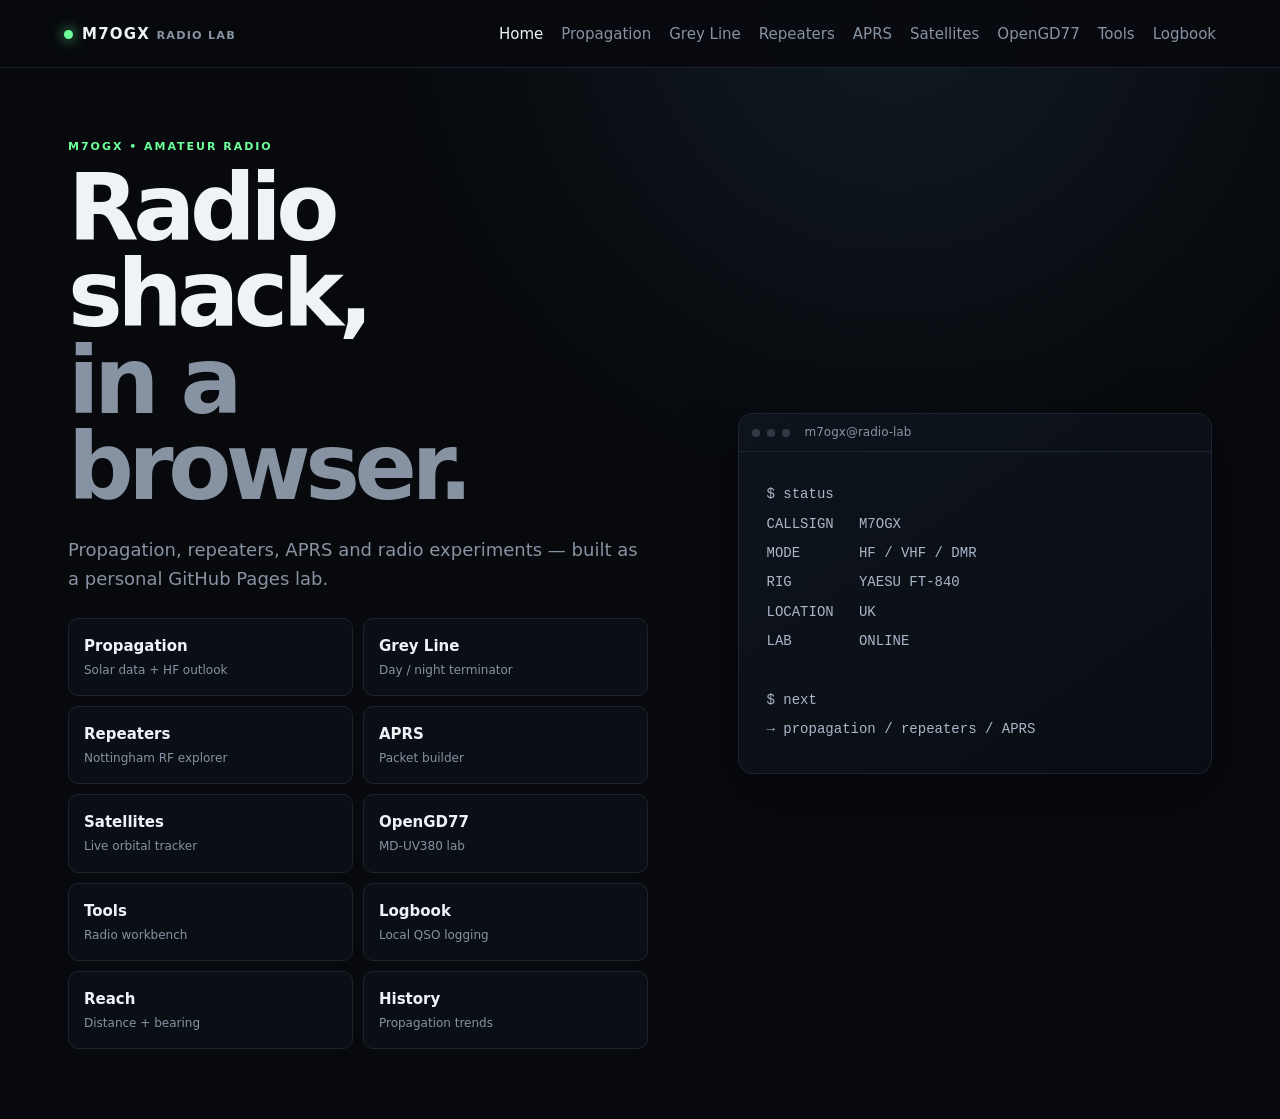
<file: index.html>
<!doctype html>
<html lang="en">
<head>
  <meta charset="utf-8">
  <meta name="viewport" content="width=device-width,initial-scale=1">
  <meta name="description" content="M7OGX amateur radio site and propagation lab">
  <title>M7OGX • Radio Lab</title>
  <link rel="stylesheet" href="css/style.css">
</head>
<body>
  <header class="topbar">
    <a class="brand" href="index.html"><span class="dot"></span>M7OGX <span>RADIO LAB</span></a>
    <nav><a class="active" href="index.html">Home</a><a href="propagation.html">Propagation</a><a href="greyline.html">Grey Line</a><a href="repeaters.html">Repeaters</a><a href="aprs.html">APRS</a><a href="satellites.html">Satellites</a><a href="opengd77.html">OpenGD77</a><a href="tools.html">Tools</a><a href="logbook.html">Logbook</a></nav>
  </header>
  <main class="hero">
    <section class="hero-copy">
      <p class="eyebrow">M7OGX • AMATEUR RADIO</p>
      <h1>Radio shack,<br><span>in a browser.</span></h1>
      <p>Propagation, repeaters, APRS and radio experiments — built as a personal GitHub Pages lab.</p>
      <div class="module-grid">
        <a class="module-card" href="propagation.html"><b>Propagation</b><span>Solar data + HF outlook</span></a>
        <a class="module-card" href="greyline.html"><b>Grey Line</b><span>Day / night terminator</span></a>
        <a class="module-card" href="repeaters.html"><b>Repeaters</b><span>Nottingham RF explorer</span></a>
        <a class="module-card" href="aprs.html"><b>APRS</b><span>Packet builder</span></a>
        <a class="module-card" href="satellites.html"><b>Satellites</b><span>Live orbital tracker</span></a>
        <a class="module-card" href="opengd77.html"><b>OpenGD77</b><span>MD-UV380 lab</span></a>
        <a class="module-card" href="tools.html"><b>Tools</b><span>Radio workbench</span></a>
        <a class="module-card" href="logbook.html"><b>Logbook</b><span>Local QSO logging</span></a><a class="module-card" href="reach.html"><b>Reach</b><span>Distance + bearing</span></a><a class="module-card" href="history.html"><b>History</b><span>Propagation trends</span></a>
      </div>
    </section>
    <section class="terminal">
      <div class="terminal-head"><span></span><span></span><span></span><b>m7ogx@radio-lab</b></div>
      <pre>$ status
CALLSIGN   M7OGX
MODE       HF / VHF / DMR
RIG        YAESU FT-840
LOCATION   UK
LAB        ONLINE

$ next
→ propagation / repeaters / APRS</pre>
    </section>
  </main>
</body>
</html>
</file>
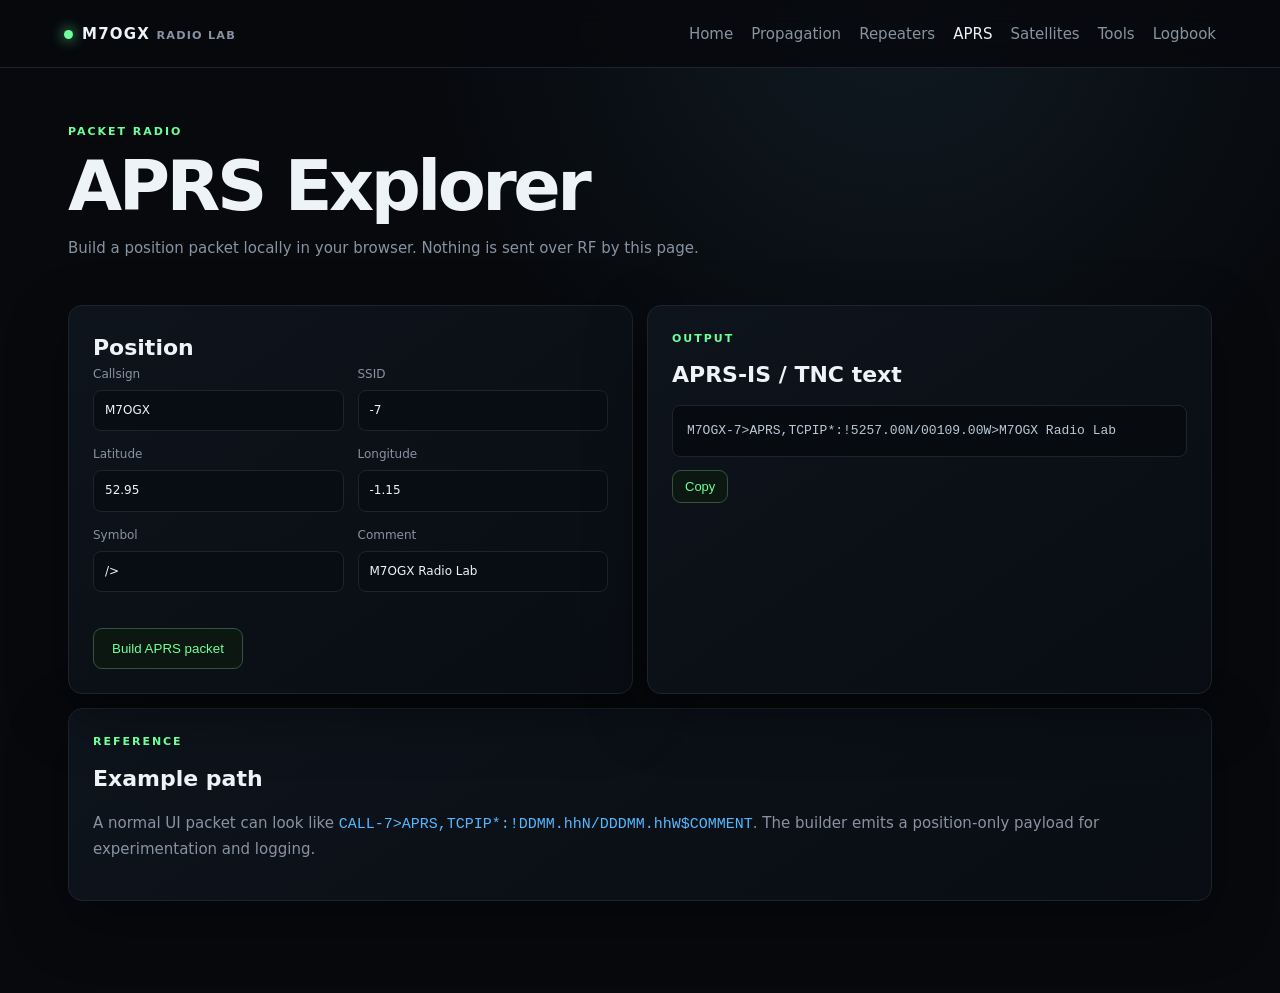
<file: aprs.html>
<!doctype html><html lang="en"><head><meta charset="utf-8"><meta name="viewport" content="width=device-width,initial-scale=1"><title>APRS Explorer • M7OGX</title><link rel="stylesheet" href="css/style.css"><link rel="stylesheet" href="css/modules.css"></head><body>
<header class="topbar"><a class="brand" href="index.html"><span class="dot"></span>M7OGX <span>RADIO LAB</span></a><nav><a href="index.html">Home</a><a href="propagation.html">Propagation</a><a href="repeaters.html">Repeaters</a><a class="active" href="aprs.html">APRS</a><a href="satellites.html">Satellites</a><a href="tools.html">Tools</a><a href="logbook.html">Logbook</a></nav></header>
<main class="page"><div class="page-title"><div><p class="eyebrow">PACKET RADIO</p><h1>APRS Explorer</h1><p>Build a position packet locally in your browser. Nothing is sent over RF by this page.</p></div></div>
<section class="grid-two"><section class="panel"><h2>Position</h2><div class="form-grid"><label>Callsign<input id="call" value="M7OGX"></label><label>SSID<input id="ssid" value="-7"></label><label>Latitude<input id="lat" value="52.95" inputmode="decimal"></label><label>Longitude<input id="lon" value="-1.15" inputmode="decimal"></label><label>Symbol<input id="symbol" value="/>"></label><label>Comment<input id="comment" value="M7OGX Radio Lab"></label></div><button class="button" id="build">Build APRS packet</button></section>
<section class="panel"><p class="eyebrow">OUTPUT</p><h2>APRS-IS / TNC text</h2><pre id="output" class="output">Enter coordinates and build a packet.</pre><button class="button small" id="copy">Copy</button></section></section>
<section class="panel"><p class="eyebrow">REFERENCE</p><h2>Example path</h2><p class="muted">A normal UI packet can look like <code>CALL-7>APRS,TCPIP*:!DDMM.hhN/DDDMM.hhW$COMMENT</code>. The builder emits a position-only payload for experimentation and logging.</p></section>
</main><script src="js/aprs.js"></script></body></html>
</file>
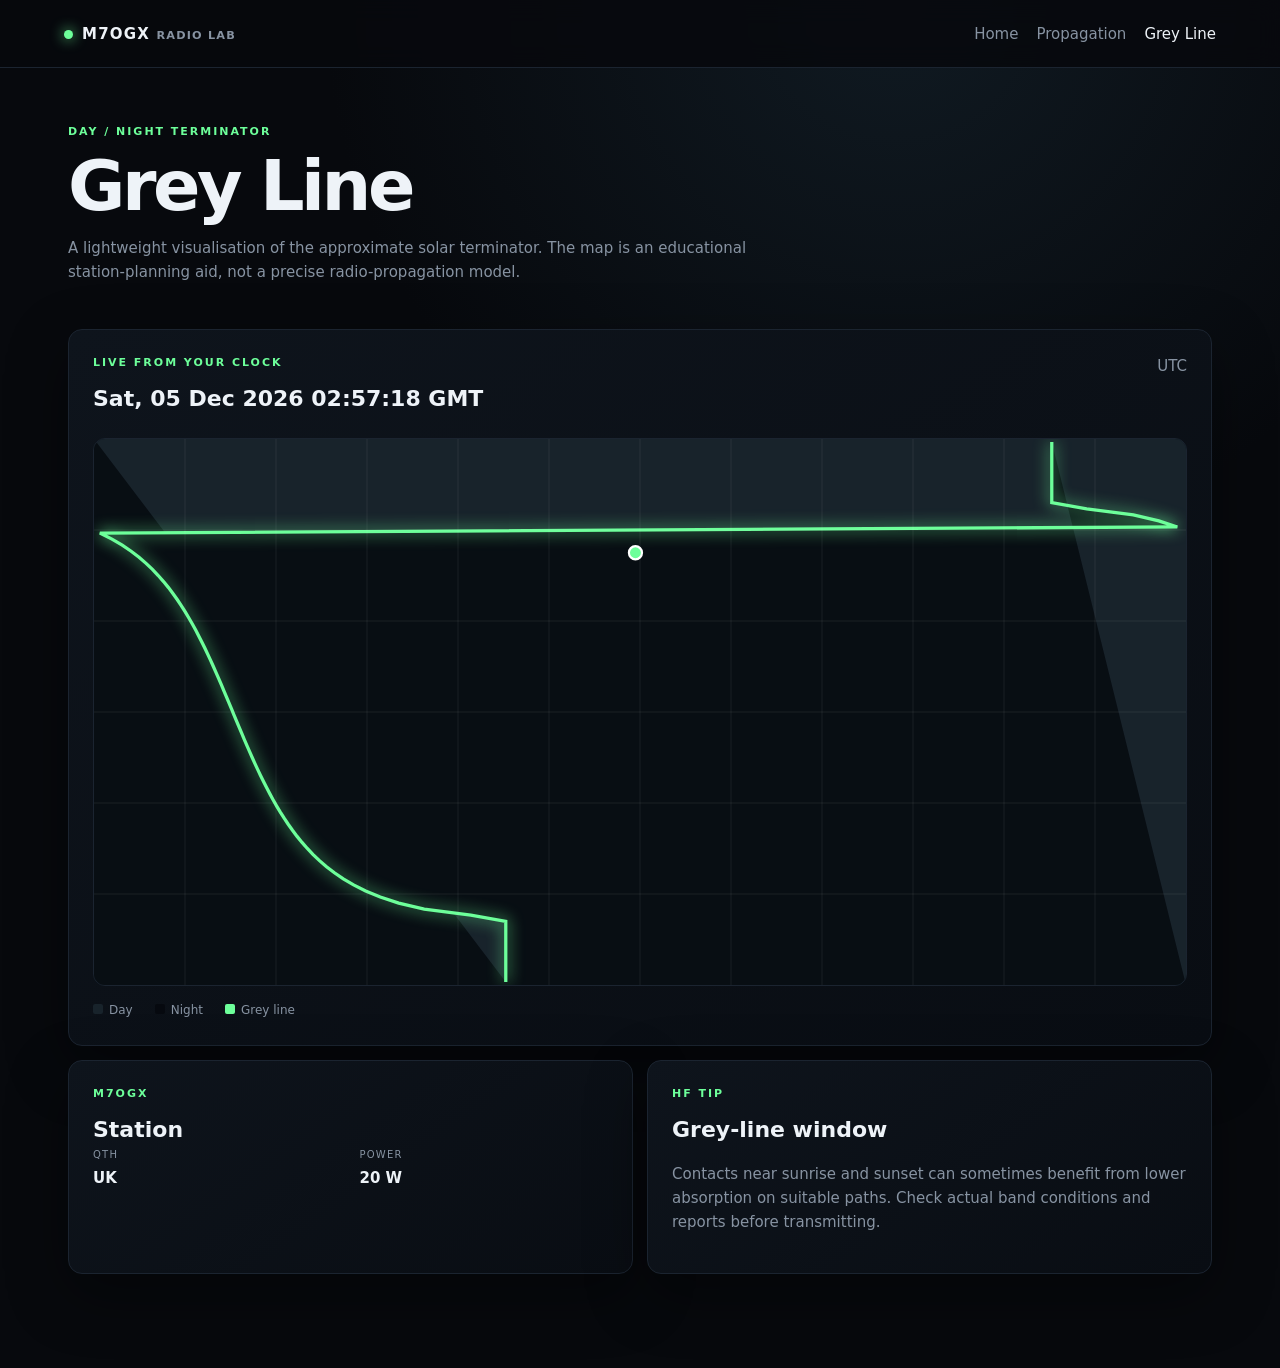
<file: greyline.html>
<!doctype html>
<html lang="en">
<head>
<meta charset="utf-8">
<meta name="viewport" content="width=device-width,initial-scale=1">
<title>Grey Line • M7OGX</title>
<link rel="stylesheet" href="css/style.css">
<link rel="stylesheet" href="css/greyline.css">
</head>
<body>
<header class="topbar">
<a class="brand" href="index.html"><span class="dot"></span>M7OGX <span>RADIO LAB</span></a>
<nav><a href="index.html">Home</a><a href="propagation.html">Propagation</a><a class="active" href="greyline.html">Grey Line</a></nav>
</header>
<main class="page">
<div class="page-title"><div><p class="eyebrow">DAY / NIGHT TERMINATOR</p><h1>Grey Line</h1><p>A lightweight visualisation of the approximate solar terminator. The map is an educational station-planning aid, not a precise radio-propagation model.</p></div></div>
<section class="panel">
<div class="panel-head"><div><p class="eyebrow">LIVE FROM YOUR CLOCK</p><h2 id="clock">Loading…</h2></div><span class="muted">UTC</span></div>
<svg id="world" viewBox="0 0 1000 500" role="img" aria-label="Approximate world day and night map"></svg>
<div class="legend"><span><i class="day"></i>Day</span><span><i class="night"></i>Night</span><span><i class="line"></i>Grey line</span></div>
</section>
<section class="grid-two">
<section class="panel"><p class="eyebrow">M7OGX</p><h2>Station</h2><div class="station"><div><span>QTH</span><strong>UK</strong></div><div><span>POWER</span><strong>20 W</strong></div></div></section>
<section class="panel"><p class="eyebrow">HF TIP</p><h2>Grey-line window</h2><p class="muted">Contacts near sunrise and sunset can sometimes benefit from lower absorption on suitable paths. Check actual band conditions and reports before transmitting.</p></section>
</section>
</main>
<script src="js/greyline.js"></script>
</body>
</html>
</file>
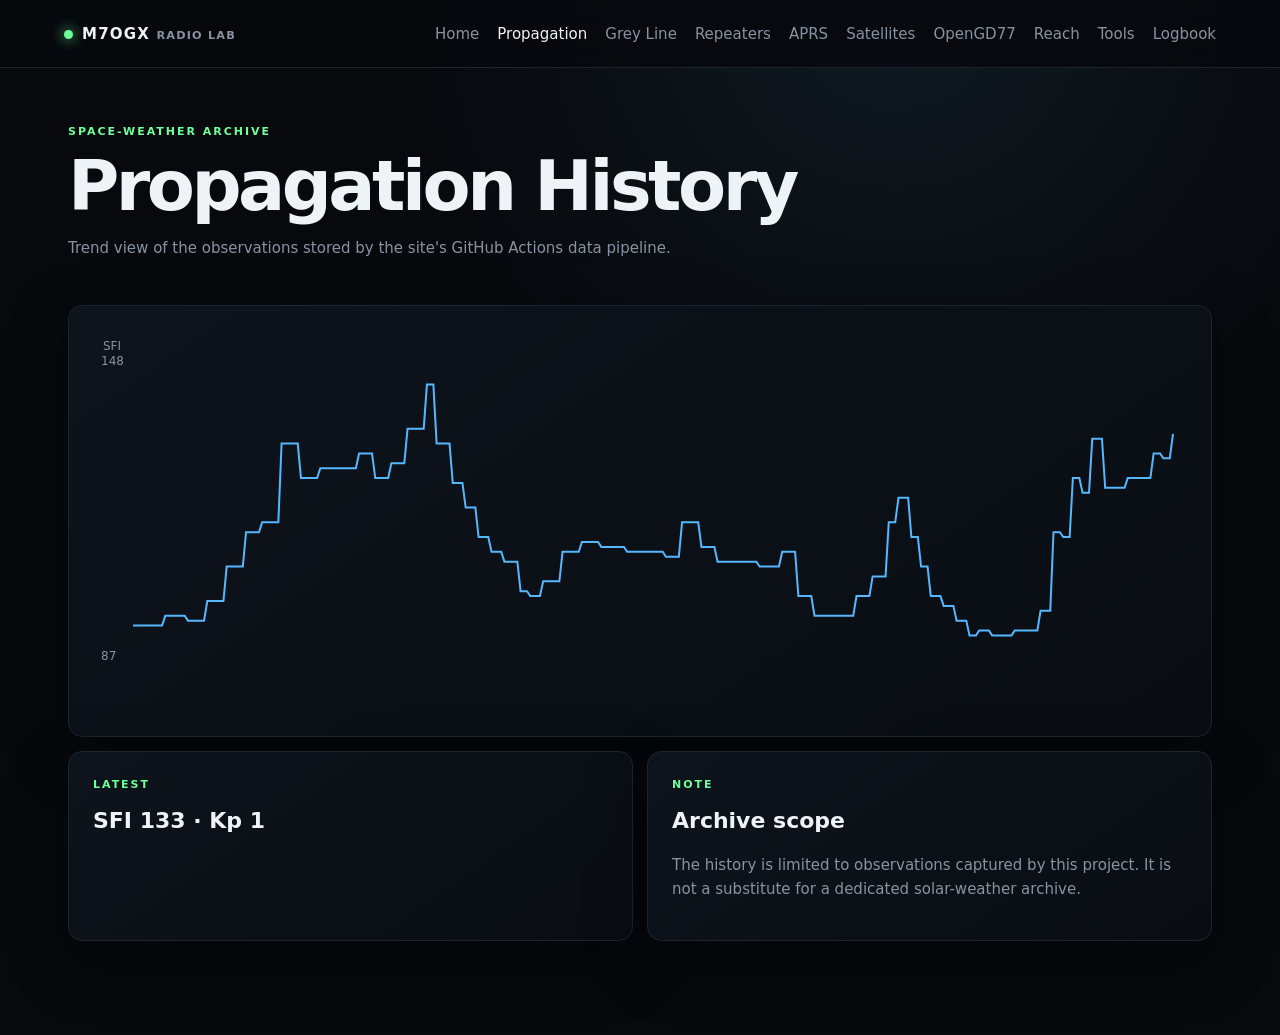
<file: history.html>
<!doctype html><html lang="en"><head><meta charset="utf-8"><meta name="viewport" content="width=device-width,initial-scale=1"><title>Propagation History • M7OGX</title><link rel="stylesheet" href="css/style.css"><link rel="stylesheet" href="css/modules.css"></head><body><header class="topbar"><a class="brand" href="index.html"><span class="dot"></span>M7OGX <span>RADIO LAB</span></a><nav><a href="index.html">Home</a><a class="active" href="propagation.html">Propagation</a><a href="greyline.html">Grey Line</a><a href="repeaters.html">Repeaters</a><a href="aprs.html">APRS</a><a href="satellites.html">Satellites</a><a href="opengd77.html">OpenGD77</a><a href="reach.html">Reach</a><a href="tools.html">Tools</a><a href="logbook.html">Logbook</a></nav></header><main class="page"><div class="page-title"><div><p class="eyebrow">SPACE-WEATHER ARCHIVE</p><h1>Propagation History</h1><p>Trend view of the observations stored by the site's GitHub Actions data pipeline.</p></div></div><section class="panel"><canvas id="chart" width="1100" height="360" aria-label="Solar flux and Kp history chart"></canvas><p id="empty" class="muted"></p></section><section class="grid-two"><section class="panel"><p class="eyebrow">LATEST</p><h2 id="latest">Loading…</h2></section><section class="panel"><p class="eyebrow">NOTE</p><h2>Archive scope</h2><p class="muted">The history is limited to observations captured by this project. It is not a substitute for a dedicated solar-weather archive.</p></section></section></main><script src="js/history.js"></script></body></html>
</file>
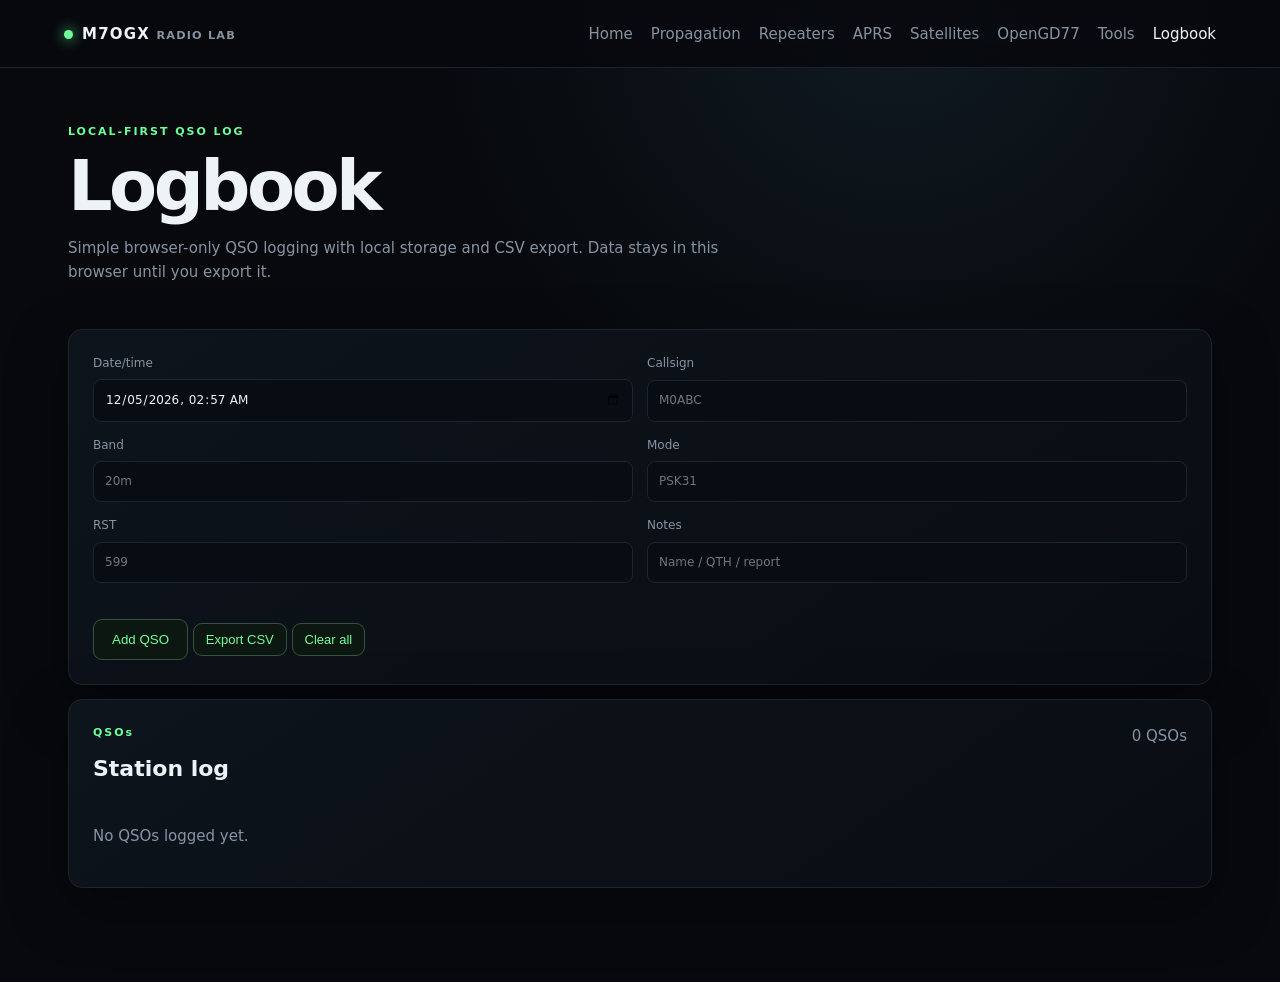
<file: logbook.html>
<!doctype html><html lang="en"><head><meta charset="utf-8"><meta name="viewport" content="width=device-width,initial-scale=1"><title>Logbook • M7OGX</title><link rel="stylesheet" href="css/style.css"><link rel="stylesheet" href="css/modules.css"></head><body>
<header class="topbar"><a class="brand" href="index.html"><span class="dot"></span>M7OGX <span>RADIO LAB</span></a><nav><a href="index.html">Home</a><a href="propagation.html">Propagation</a><a href="repeaters.html">Repeaters</a><a href="aprs.html">APRS</a><a href="satellites.html">Satellites</a><a href="opengd77.html">OpenGD77</a><a href="tools.html">Tools</a><a class="active" href="logbook.html">Logbook</a></nav></header>
<main class="page"><div class="page-title"><div><p class="eyebrow">LOCAL-FIRST QSO LOG</p><h1>Logbook</h1><p>Simple browser-only QSO logging with local storage and CSV export. Data stays in this browser until you export it.</p></div></div>
<section class="panel"><div class="form-grid"><label>Date/time<input id="dt" type="datetime-local"></label><label>Callsign<input id="call" placeholder="M0ABC"></label><label>Band<input id="band" placeholder="20m"></label><label>Mode<input id="mode" placeholder="PSK31"></label><label>RST<input id="rst" placeholder="599"></label><label>Notes<input id="notes" placeholder="Name / QTH / report"></label></div><button class="button" id="add">Add QSO</button> <button class="button small" id="export">Export CSV</button> <button class="button small" id="clear">Clear all</button></section>
<section class="panel"><div class="panel-head"><div><p class="eyebrow">QSOs</p><h2>Station log</h2></div><span class="muted" id="count">0</span></div><div class="table-wrap" id="table"></div></section></main><script src="js/logbook.js"></script></body></html>
</file>
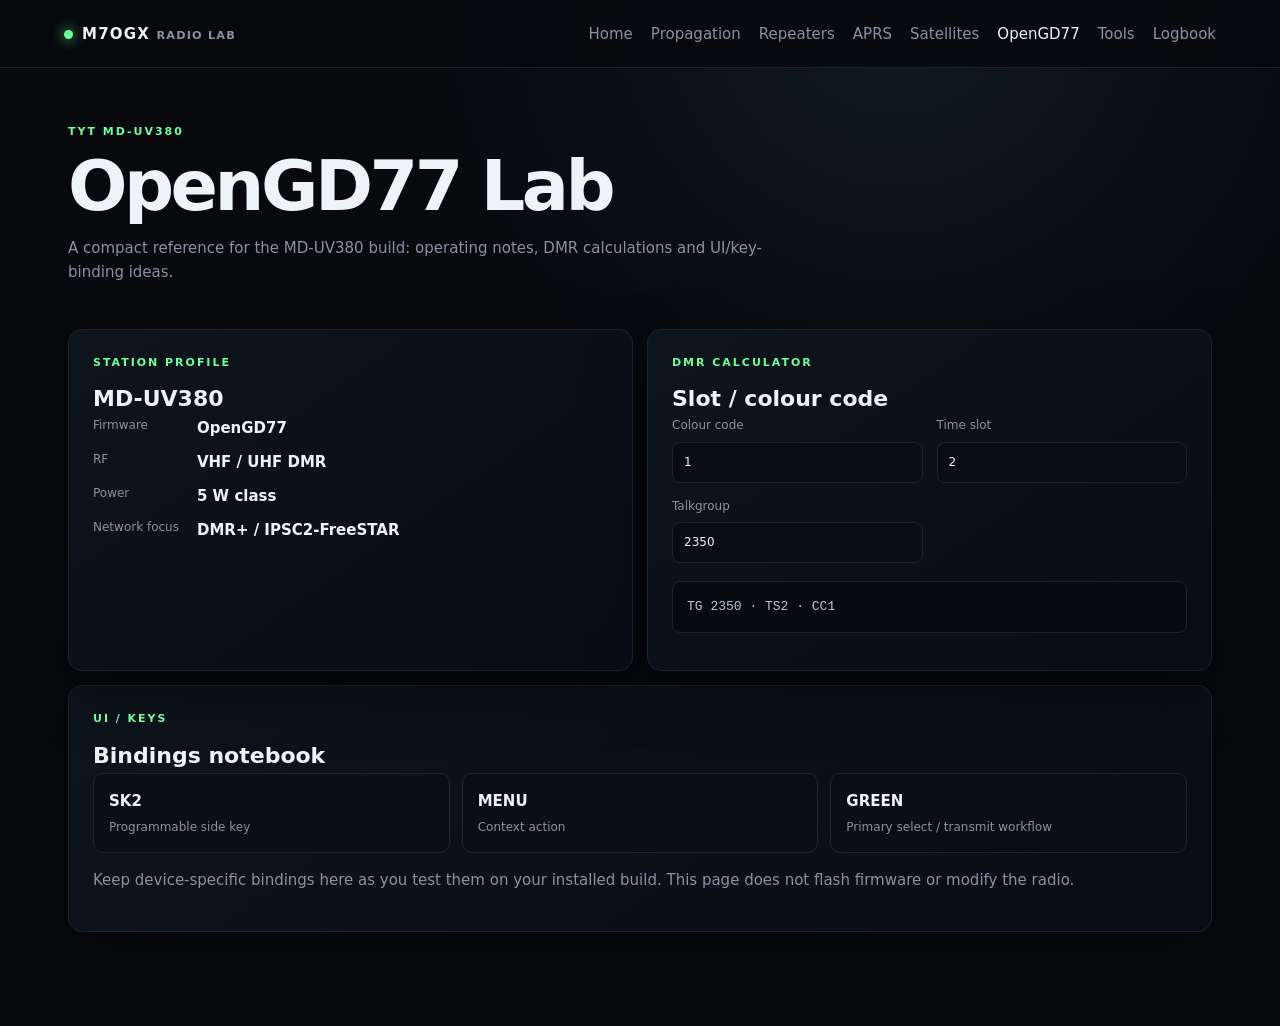
<file: opengd77.html>
<!doctype html><html lang="en"><head><meta charset="utf-8"><meta name="viewport" content="width=device-width,initial-scale=1"><title>OpenGD77 Lab • M7OGX</title><link rel="stylesheet" href="css/style.css"><link rel="stylesheet" href="css/modules.css"></head><body>
<header class="topbar"><a class="brand" href="index.html"><span class="dot"></span>M7OGX <span>RADIO LAB</span></a><nav><a href="index.html">Home</a><a href="propagation.html">Propagation</a><a href="repeaters.html">Repeaters</a><a href="aprs.html">APRS</a><a href="satellites.html">Satellites</a><a class="active" href="opengd77.html">OpenGD77</a><a href="tools.html">Tools</a><a href="logbook.html">Logbook</a></nav></header>
<main class="page"><div class="page-title"><div><p class="eyebrow">TYT MD-UV380</p><h1>OpenGD77 Lab</h1><p>A compact reference for the MD-UV380 build: operating notes, DMR calculations and UI/key-binding ideas.</p></div></div>
<section class="grid-two"><section class="panel"><p class="eyebrow">STATION PROFILE</p><h2>MD-UV380</h2><div class="kv"><span>Firmware</span><b>OpenGD77</b><span>RF</span><b>VHF / UHF DMR</b><span>Power</span><b>5 W class</b><span>Network focus</span><b>DMR+ / IPSC2-FreeSTAR</b></div></section>
<section class="panel"><p class="eyebrow">DMR CALCULATOR</p><h2>Slot / colour code</h2><div class="form-grid"><label>Colour code<input id="cc" value="1" type="number" min="0" max="15"></label><label>Time slot<input id="ts" value="2" type="number" min="1" max="2"></label><label>Talkgroup<input id="tg" value="2350" type="number"></label></div><p id="dmr" class="output">TG 2350 · TS2 · CC1</p></section></section>
<section class="panel"><p class="eyebrow">UI / KEYS</p><h2>Bindings notebook</h2><div class="grid-three"><div class="mini-card"><b>SK2</b><span>Programmable side key</span></div><div class="mini-card"><b>MENU</b><span>Context action</span></div><div class="mini-card"><b>GREEN</b><span>Primary select / transmit workflow</span></div></div><p class="muted">Keep device-specific bindings here as you test them on your installed build. This page does not flash firmware or modify the radio.</p></section>
</main><script>for(const id of ["cc","ts","tg"])document.getElementById(id).oninput=()=>document.getElementById("dmr").textContent=`TG ${tg.value||"—"} · TS${ts.value||"—"} · CC${cc.value||"—"}`;</script></body></html>
</file>
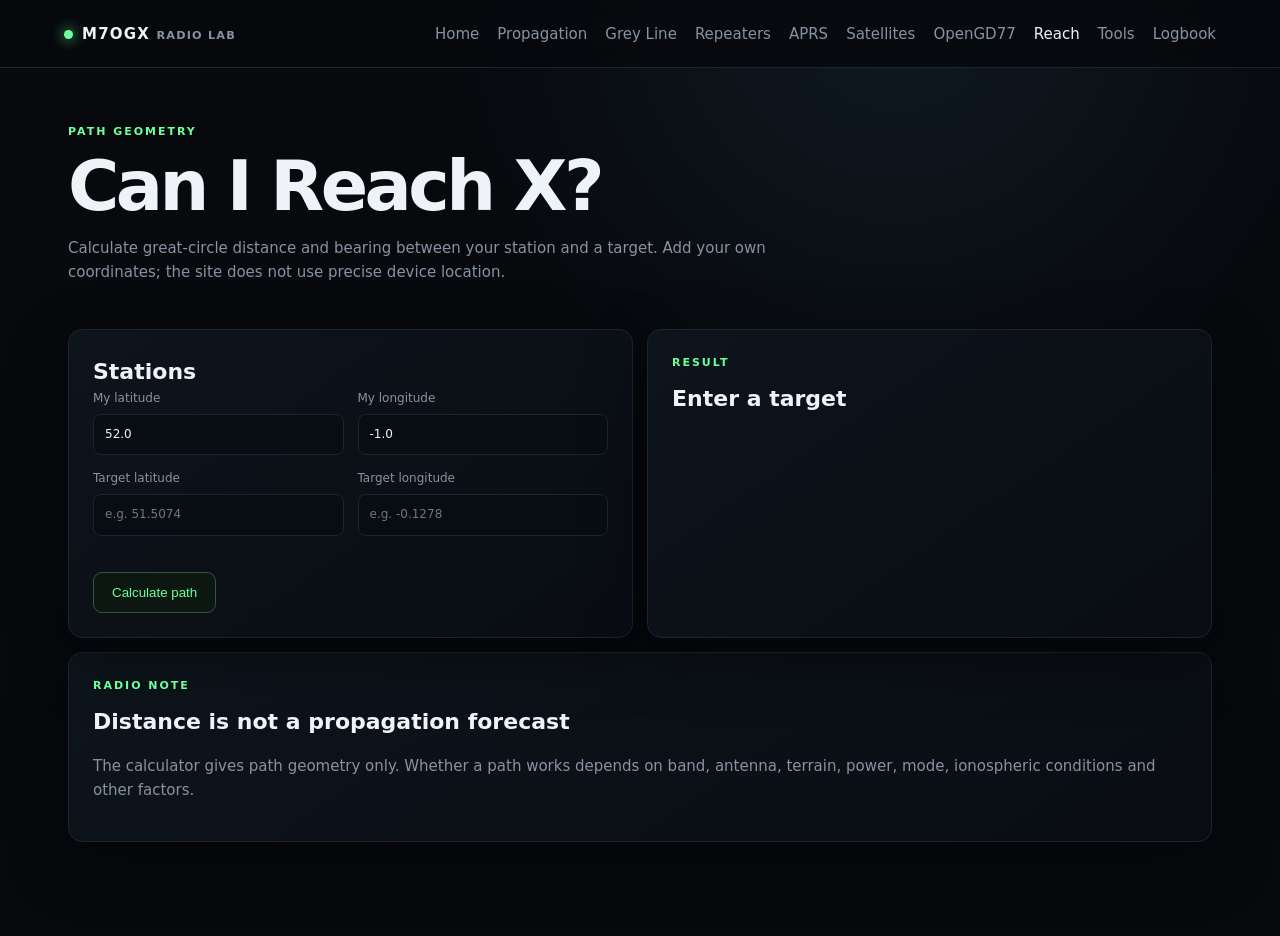
<file: reach.html>
<!doctype html><html lang="en"><head><meta charset="utf-8"><meta name="viewport" content="width=device-width,initial-scale=1"><title>Reach Calculator • M7OGX</title><link rel="stylesheet" href="css/style.css"><link rel="stylesheet" href="css/modules.css"></head><body><header class="topbar"><a class="brand" href="index.html"><span class="dot"></span>M7OGX <span>RADIO LAB</span></a><nav><a href="index.html">Home</a><a href="propagation.html">Propagation</a><a href="greyline.html">Grey Line</a><a href="repeaters.html">Repeaters</a><a href="aprs.html">APRS</a><a href="satellites.html">Satellites</a><a href="opengd77.html">OpenGD77</a><a class="active" href="reach.html">Reach</a><a href="tools.html">Tools</a><a href="logbook.html">Logbook</a></nav></header><main class="page"><div class="page-title"><div><p class="eyebrow">PATH GEOMETRY</p><h1>Can I Reach X?</h1><p>Calculate great-circle distance and bearing between your station and a target. Add your own coordinates; the site does not use precise device location.</p></div></div><section class="grid-two"><section class="panel"><h2>Stations</h2><div class="form-grid"><label>My latitude<input id="lat1" value="52.0" type="number" step=".0001"></label><label>My longitude<input id="lon1" value="-1.0" type="number" step=".0001"></label><label>Target latitude<input id="lat2" placeholder="e.g. 51.5074" type="number" step=".0001"></label><label>Target longitude<input id="lon2" placeholder="e.g. -0.1278" type="number" step=".0001"></label></div><button class="button" id="calc">Calculate path</button></section><section class="panel"><p class="eyebrow">RESULT</p><h2 id="route">Enter a target</h2><div id="result" class="sat-grid"></div></section></section><section class="panel"><p class="eyebrow">RADIO NOTE</p><h2>Distance is not a propagation forecast</h2><p class="muted">The calculator gives path geometry only. Whether a path works depends on band, antenna, terrain, power, mode, ionospheric conditions and other factors.</p></section></main><script src="js/reach.js"></script></body></html>
</file>
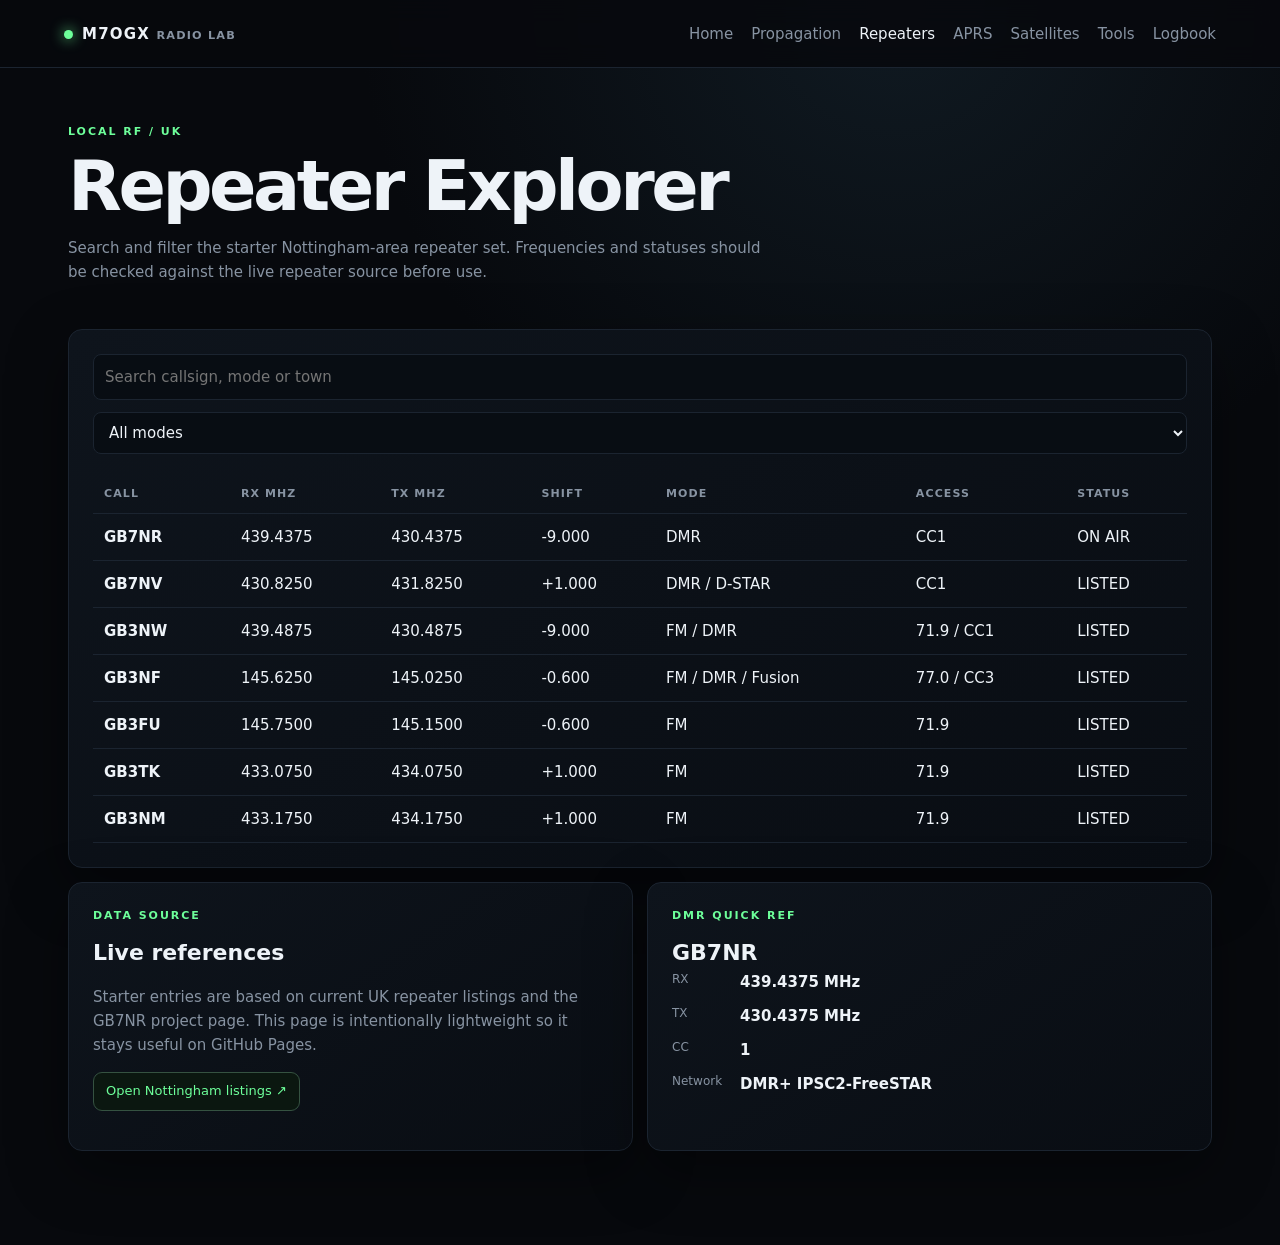
<file: repeaters.html>
<!doctype html><html lang="en"><head><meta charset="utf-8"><meta name="viewport" content="width=device-width,initial-scale=1"><title>Repeater Explorer • M7OGX</title><link rel="stylesheet" href="css/style.css"><link rel="stylesheet" href="css/modules.css"></head><body>
<header class="topbar"><a class="brand" href="index.html"><span class="dot"></span>M7OGX <span>RADIO LAB</span></a><nav><a href="index.html">Home</a><a href="propagation.html">Propagation</a><a class="active" href="repeaters.html">Repeaters</a><a href="aprs.html">APRS</a><a href="satellites.html">Satellites</a><a href="tools.html">Tools</a><a href="logbook.html">Logbook</a></nav></header>
<main class="page"><div class="page-title"><div><p class="eyebrow">LOCAL RF / UK</p><h1>Repeater Explorer</h1><p>Search and filter the starter Nottingham-area repeater set. Frequencies and statuses should be checked against the live repeater source before use.</p></div></div>
<section class="panel"><div class="controls"><input id="search" placeholder="Search callsign, mode or town"><select id="mode"><option value="">All modes</option><option>FM</option><option>DMR</option><option>Fusion</option><option>D-STAR</option></select></div><div id="repeaters" class="table-wrap"></div></section>
<section class="grid-two"><section class="panel"><p class="eyebrow">DATA SOURCE</p><h2>Live references</h2><p class="muted">Starter entries are based on current UK repeater listings and the GB7NR project page. This page is intentionally lightweight so it stays useful on GitHub Pages.</p><p><a class="button small" href="https://www.repeaterbook.com/row_repeaters/location_search.php?loc=Nottingham&state_id=GB&type=city" target="_blank" rel="noopener">Open Nottingham listings ↗</a></p></section><section class="panel"><p class="eyebrow">DMR QUICK REF</p><h2>GB7NR</h2><div class="kv"><span>RX</span><b>439.4375 MHz</b><span>TX</span><b>430.4375 MHz</b><span>CC</span><b>1</b><span>Network</span><b>DMR+ IPSC2-FreeSTAR</b></div></section></section>
</main><script src="js/repeaters.js"></script></body></html>
</file>
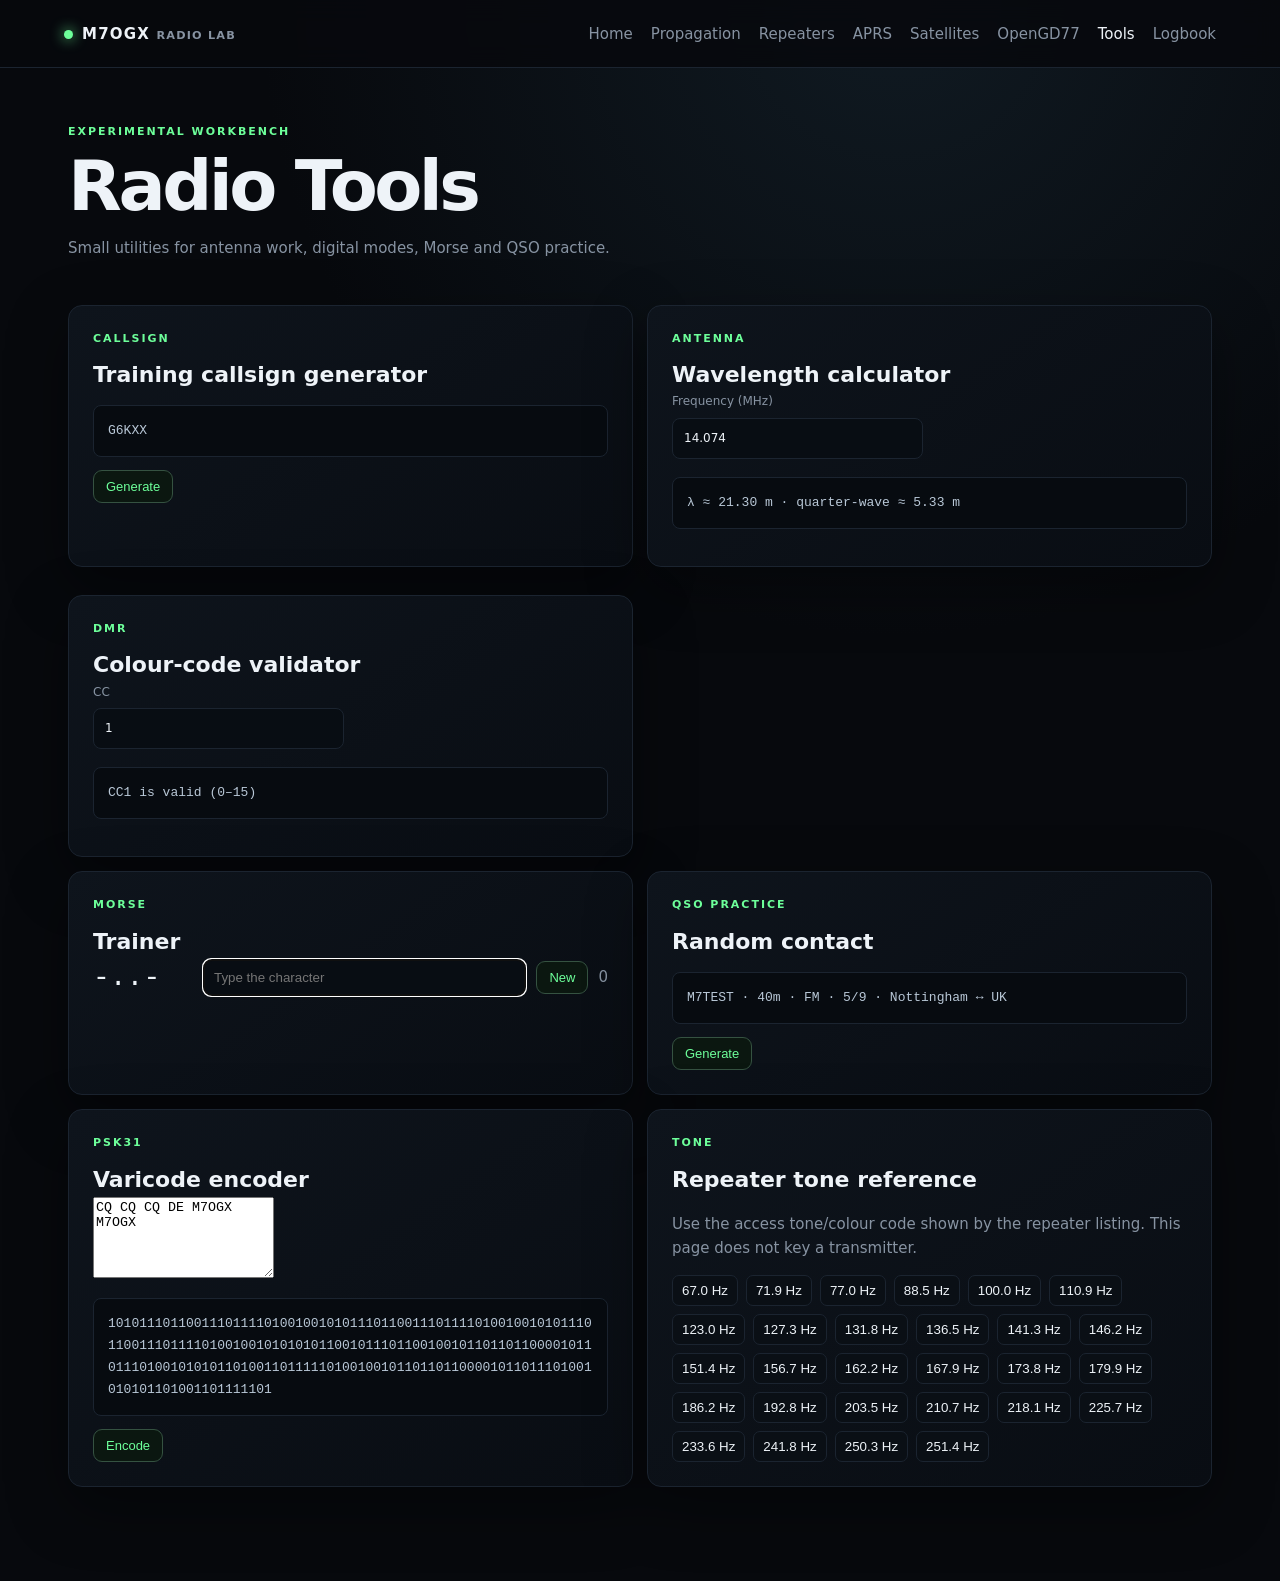
<file: tools.html>
<!doctype html><html lang="en"><head><meta charset="utf-8"><meta name="viewport" content="width=device-width,initial-scale=1"><title>Radio Tools • M7OGX</title><link rel="stylesheet" href="css/style.css"><link rel="stylesheet" href="css/modules.css"></head><body>
<header class="topbar"><a class="brand" href="index.html"><span class="dot"></span>M7OGX <span>RADIO LAB</span></a><nav><a href="index.html">Home</a><a href="propagation.html">Propagation</a><a href="repeaters.html">Repeaters</a><a href="aprs.html">APRS</a><a href="satellites.html">Satellites</a><a href="opengd77.html">OpenGD77</a><a class="active" href="tools.html">Tools</a><a href="logbook.html">Logbook</a></nav></header>
<main class="page"><div class="page-title"><div><p class="eyebrow">EXPERIMENTAL WORKBENCH</p><h1>Radio Tools</h1><p>Small utilities for antenna work, digital modes, Morse and QSO practice.</p></div></div>
<section class="grid-two"><section class="panel"><p class="eyebrow">CALLSIGN</p><h2>Training callsign generator</h2><p id="genCall" class="output"></p><button class="button small" id="newCall">Generate</button></section><section class="panel"><p class="eyebrow">ANTENNA</p><h2>Wavelength calculator</h2><div class="form-grid"><label>Frequency (MHz)<input id="freq" value="14.074" type="number" step=".001"></label></div><p class="output" id="wave"></p></section>
<section class="panel"><p class="eyebrow">DMR</p><h2>Colour-code validator</h2><div class="form-grid"><label>CC<input id="cc" value="1" type="number"></label></div><p class="output" id="ccout"></p></section></section>
<section class="grid-two"><section class="panel"><p class="eyebrow">MORSE</p><h2>Trainer</h2><div class="trainer"><strong id="morse">READY</strong><input id="answer" placeholder="Type the character"><button class="button small" id="newmorse">New</button><span id="score" class="muted">0</span></div></section>
<section class="panel"><p class="eyebrow">QSO PRACTICE</p><h2>Random contact</h2><p id="qso" class="output"></p><button class="button small" id="newqso">Generate</button></section></section>
<section class="grid-two"><section class="panel"><p class="eyebrow">PSK31</p><h2>Varicode encoder</h2><textarea id="psk" rows="5">CQ CQ CQ DE M7OGX M7OGX</textarea><pre id="bits" class="output"></pre><button class="button small" id="encode">Encode</button></section>
<section class="panel"><p class="eyebrow">TONE</p><h2>Repeater tone reference</h2><p class="muted">Use the access tone/colour code shown by the repeater listing. This page does not key a transmitter.</p><div class="tone-grid" id="tones"></div></section></section>
</main><script src="js/tools.js"></script></body></html>
</file>
<file: css/style.css>
:root{--bg:#07090d;--panel:#0d1118;--line:#1b2430;--text:#eef3f8;--muted:#8793a2;--accent:#6dff9a;--accent2:#55b8ff;--warn:#ffd166;--bad:#ff6b7a}*{box-sizing:border-box}body{margin:0;background:radial-gradient(circle at 70% 0,#101a22 0,transparent 35%),var(--bg);color:var(--text);font:15px/1.6 Inter,system-ui,-apple-system,BlinkMacSystemFont,"Segoe UI",sans-serif}.topbar{height:68px;border-bottom:1px solid var(--line);display:flex;align-items:center;justify-content:space-between;padding:0 clamp(20px,5vw,70px);background:#07090ddd;backdrop-filter:blur(12px);position:sticky;top:0;z-index:5}.brand{color:var(--text);text-decoration:none;font-weight:800;letter-spacing:.08em}.brand span:last-child{color:var(--muted);font-size:.75em}.dot{display:inline-block;width:9px;height:9px;background:var(--accent);border-radius:50%;margin-right:9px;box-shadow:0 0 14px var(--accent)}nav{display:flex;gap:18px;overflow-x:auto;white-space:nowrap;scrollbar-width:none}nav::-webkit-scrollbar{display:none}nav a{color:var(--muted);text-decoration:none}nav a:hover,nav a.active{color:var(--text)}.hero{min-height:calc(100vh - 68px);display:grid;grid-template-columns:1.1fr .9fr;gap:7vw;align-items:center;max-width:1200px;margin:auto;padding:70px 28px}.eyebrow{font-size:11px;letter-spacing:.18em;color:var(--accent);font-weight:800;margin:0 0 10px}.hero h1{font-size:clamp(50px,8vw,92px);line-height:.94;letter-spacing:-.06em;margin:0 0 25px}.hero h1 span{color:var(--muted)}.hero p:not(.eyebrow){max-width:580px;color:var(--muted);font-size:18px}.button{display:inline-block;margin-top:18px;padding:12px 18px;border:1px solid #355241;border-radius:9px;color:var(--accent);text-decoration:none;background:#0b1710}.terminal,.panel{background:linear-gradient(145deg,#0e141c,#090d13);border:1px solid var(--line);border-radius:14px;box-shadow:0 20px 60px #0006}.terminal{overflow:hidden}.terminal-head{height:38px;border-bottom:1px solid var(--line);display:flex;align-items:center;gap:7px;padding:0 13px;color:var(--muted);font-size:12px}.terminal-head span{width:8px;height:8px;border-radius:50%;background:#303944}.terminal-head b{margin-left:8px;font-weight:500}.terminal pre{padding:28px;margin:0;color:#a9b8c8;font:14px/2.1 ui-monospace,SFMono-Regular,Menlo,monospace}.page{max-width:1200px;margin:auto;padding:55px 28px 80px}.page-title{display:flex;justify-content:space-between;gap:30px;align-items:end;margin-bottom:30px}.page-title h1{font-size:clamp(42px,6vw,70px);line-height:1;margin:0 0 15px;letter-spacing:-.05em}.page-title p:not(.eyebrow){color:var(--muted);max-width:700px}.status{border:1px solid var(--line);padding:10px 14px;border-radius:9px;color:var(--muted);white-space:nowrap}.status i{display:inline-block;width:7px;height:7px;background:var(--accent);border-radius:50%;margin-right:7px}.metrics{display:grid;grid-template-columns:repeat(4,1fr);gap:12px;margin-bottom:14px}.metric{padding:20px;border:1px solid var(--line);background:var(--panel);border-radius:12px}.metric small{color:var(--muted);text-transform:uppercase;letter-spacing:.12em}.metric strong{display:block;font-size:34px;margin-top:5px}.panel{padding:24px;margin-bottom:14px}.panel-head{display:flex;justify-content:space-between;align-items:start;margin-bottom:22px}.panel h2{margin:0;font-size:22px}.muted{color:var(--muted)}.bands{display:grid;grid-template-columns:repeat(7,1fr);gap:10px}.band{border:1px solid var(--line);border-radius:10px;padding:16px 12px;background:#0a0f15}.band strong{display:block;font-size:20px}.bar{height:6px;background:#202a34;border-radius:10px;margin:14px 0 9px;overflow:hidden}.bar i{display:block;height:100%;background:var(--accent);border-radius:10px}.band span{font-size:12px;color:var(--muted)}.grid-two{display:grid;grid-template-columns:1fr 1fr;gap:14px}.station{display:grid;grid-template-columns:1fr 1fr;gap:18px}.station span{display:block;color:var(--muted);font-size:10px;letter-spacing:.12em}.station strong{display:block;margin-top:3px}.roadmap{list-style:none;margin:0;padding:0}.roadmap li{padding:11px 0;border-bottom:1px solid var(--line);color:var(--muted)}.roadmap b{color:var(--accent);font:12px ui-monospace;margin-right:15px}@media(max-width:800px){.hero{grid-template-columns:1fr;padding-top:55px}.metrics{grid-template-columns:1fr 1fr}.bands{grid-template-columns:repeat(2,1fr)}.grid-two{grid-template-columns:1fr}.page-title{display:block}.status{display:inline-block;margin-top:10px}}
.button.small{margin-top:0;padding:8px 12px;font-size:13px}.solar-widget{overflow:hidden}.solar-widget-frame{display:flex;justify-content:center;align-items:center;padding:1rem;overflow-x:auto}.solar-widget-frame img{max-width:100%;height:auto;display:block}

.module-grid{display:grid;grid-template-columns:repeat(2,minmax(0,1fr));gap:10px;margin-top:24px}.module-card{display:block;text-decoration:none;color:var(--text);padding:15px;border:1px solid var(--line);border-radius:10px;background:#0a0f15}.module-card b,.module-card span{display:block}.module-card span{color:var(--muted);font-size:12px;margin-top:3px}.module-card:hover{border-color:#355241;transform:translateY(-1px)}@media(max-width:600px){.module-grid{grid-template-columns:1fr}}
</file>
<file: css/modules.css>
.controls{display:flex;gap:12px;align-items:end;flex-wrap:wrap;margin-bottom:20px}.controls label,.form-grid label{display:grid;gap:6px;color:var(--muted);font-size:12px}.controls input,.controls select,.controls label input,.form-grid input,.form-grid select,.form-grid textarea,.form-grid label input{min-width:0}.form-grid{display:grid;grid-template-columns:repeat(2,minmax(0,1fr));gap:14px;margin-bottom:18px}.form-grid input,.form-grid select,.form-grid textarea,.controls input,.controls select{width:100%;border:1px solid var(--line);border-radius:8px;background:#080d13;color:var(--text);padding:10px 11px;font:inherit}.table-wrap{overflow-x:auto}.table-wrap table{width:100%;border-collapse:collapse;min-width:760px}.table-wrap th,.table-wrap td{text-align:left;padding:11px;border-bottom:1px solid var(--line);white-space:nowrap}.table-wrap th{color:var(--muted);font-size:11px;text-transform:uppercase;letter-spacing:.1em}.kv{display:grid;grid-template-columns:auto 1fr;gap:10px 18px}.kv span{color:var(--muted);font-size:12px}.output{min-height:50px;white-space:pre-wrap;word-break:break-word;background:#070b10;border:1px solid var(--line);border-radius:8px;padding:14px;color:#b9c8d7;font:13px/1.7 ui-monospace,SFMono-Regular,Menlo,monospace}.mini-card{border:1px solid var(--line);border-radius:10px;padding:15px;background:#0a0f15}.mini-card b,.mini-card span{display:block}.mini-card span{color:var(--muted);font-size:12px;margin-top:5px}.grid-three{display:grid;grid-template-columns:repeat(3,1fr);gap:12px}.sat-grid{display:grid;grid-template-columns:repeat(4,1fr);gap:12px}.trainer{display:flex;gap:10px;align-items:center;flex-wrap:wrap}.trainer strong{font:28px ui-monospace,SFMono-Regular,Menlo,monospace;min-width:100px}.trainer input{flex:1;min-width:130px;border:1px solid var(--line);border-radius:8px;background:#080d13;color:var(--text);padding:10px}.tone-grid{display:flex;gap:8px;flex-wrap:wrap}.tone{border:1px solid var(--line);background:#0a0f15;color:var(--text);border-radius:7px;padding:7px 9px;cursor:pointer}.tone:hover{border-color:#355241;color:var(--accent)}code{color:var(--accent2)}@media(max-width:800px){.form-grid,.grid-three,.sat-grid{grid-template-columns:1fr}.controls{align-items:stretch}.controls>*{flex:1 1 180px}}
</file>
<file: css/greyline.css>
#world{width:100%;height:auto;display:block;border:1px solid var(--line);border-radius:12px;background:#071019}.day{fill:#18232b}.night{fill:#05080d;opacity:.78}.terminator{fill:none;stroke:var(--accent);stroke-width:3;filter:drop-shadow(0 0 7px #6dff9a)}.gridline{stroke:#ffffff12;stroke-width:1}.station-dot{fill:var(--accent);stroke:#fff;stroke-width:2}.legend{display:flex;gap:22px;margin-top:15px;color:var(--muted);font-size:12px}.legend i{display:inline-block;width:10px;height:10px;border-radius:2px;margin-right:6px}.legend .day{background:#18232b}.legend .night{background:#05080d}.legend .line{background:var(--accent)}
</file>
